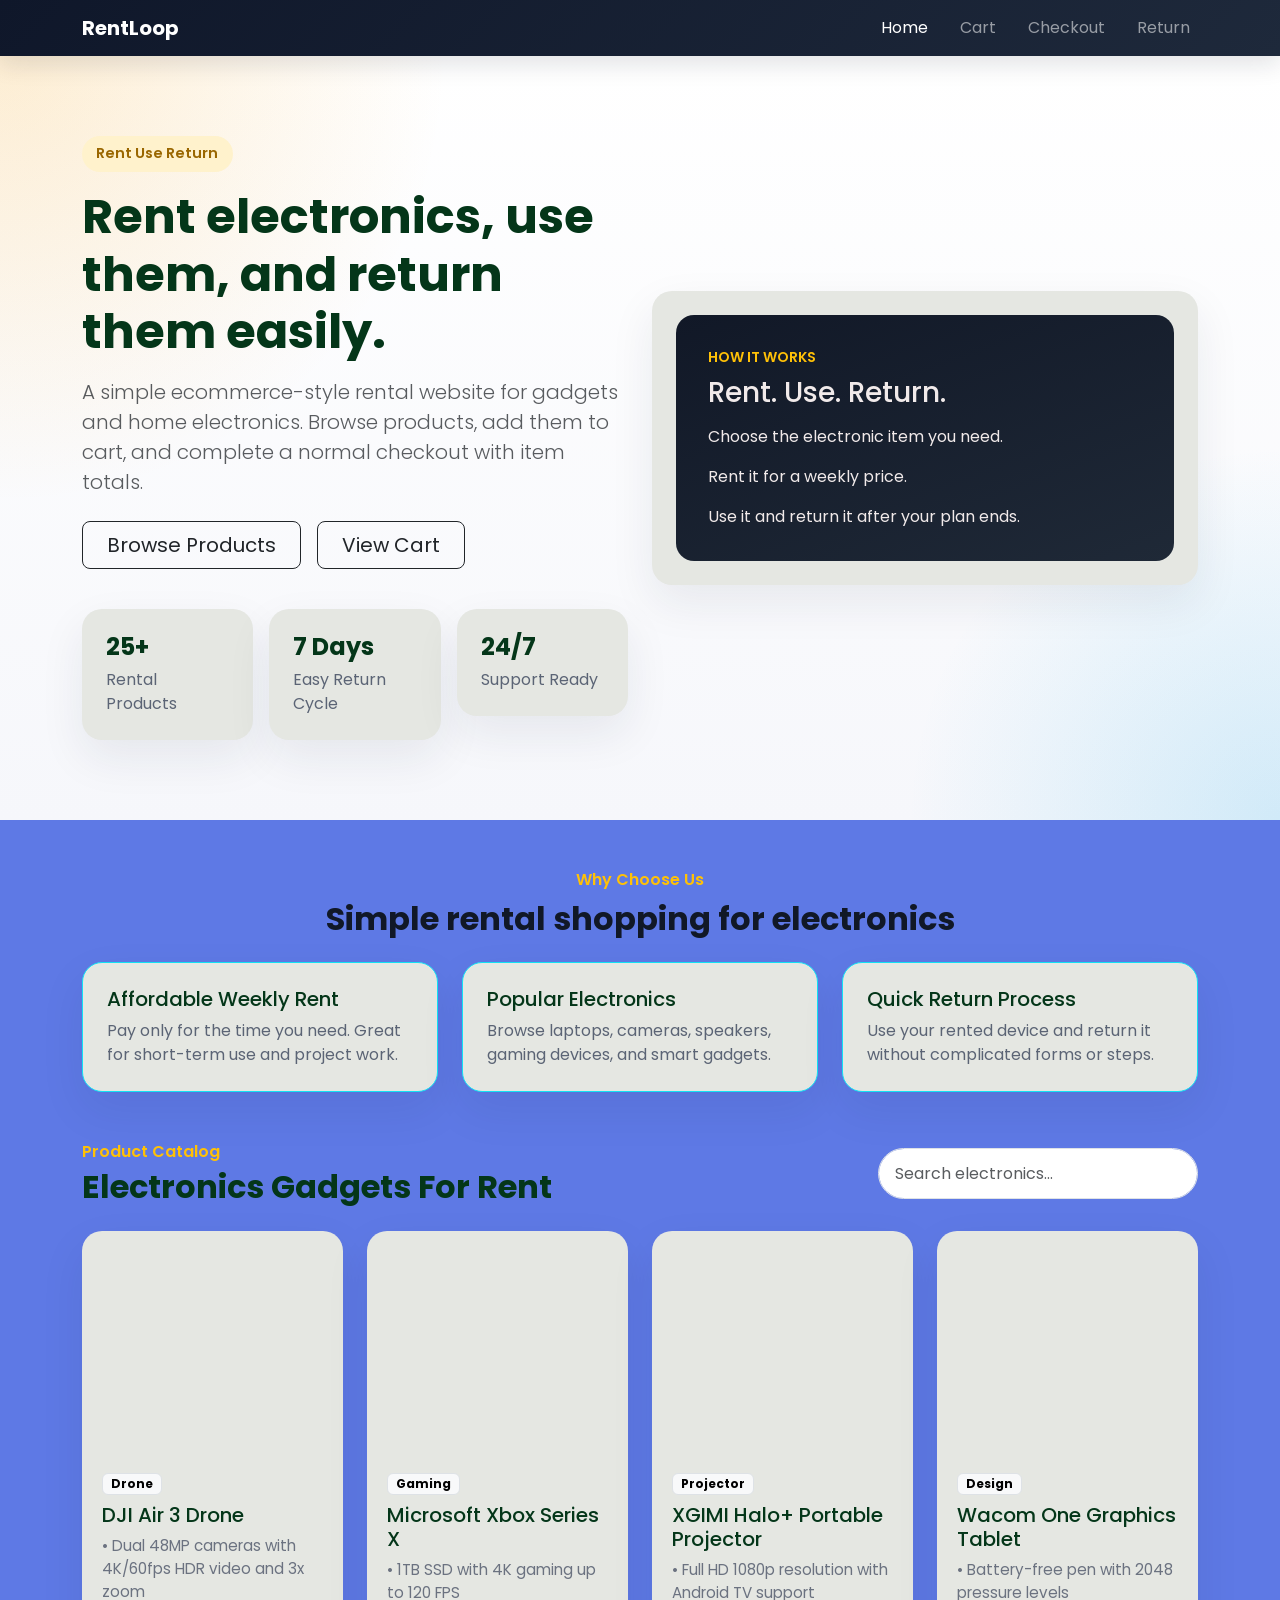
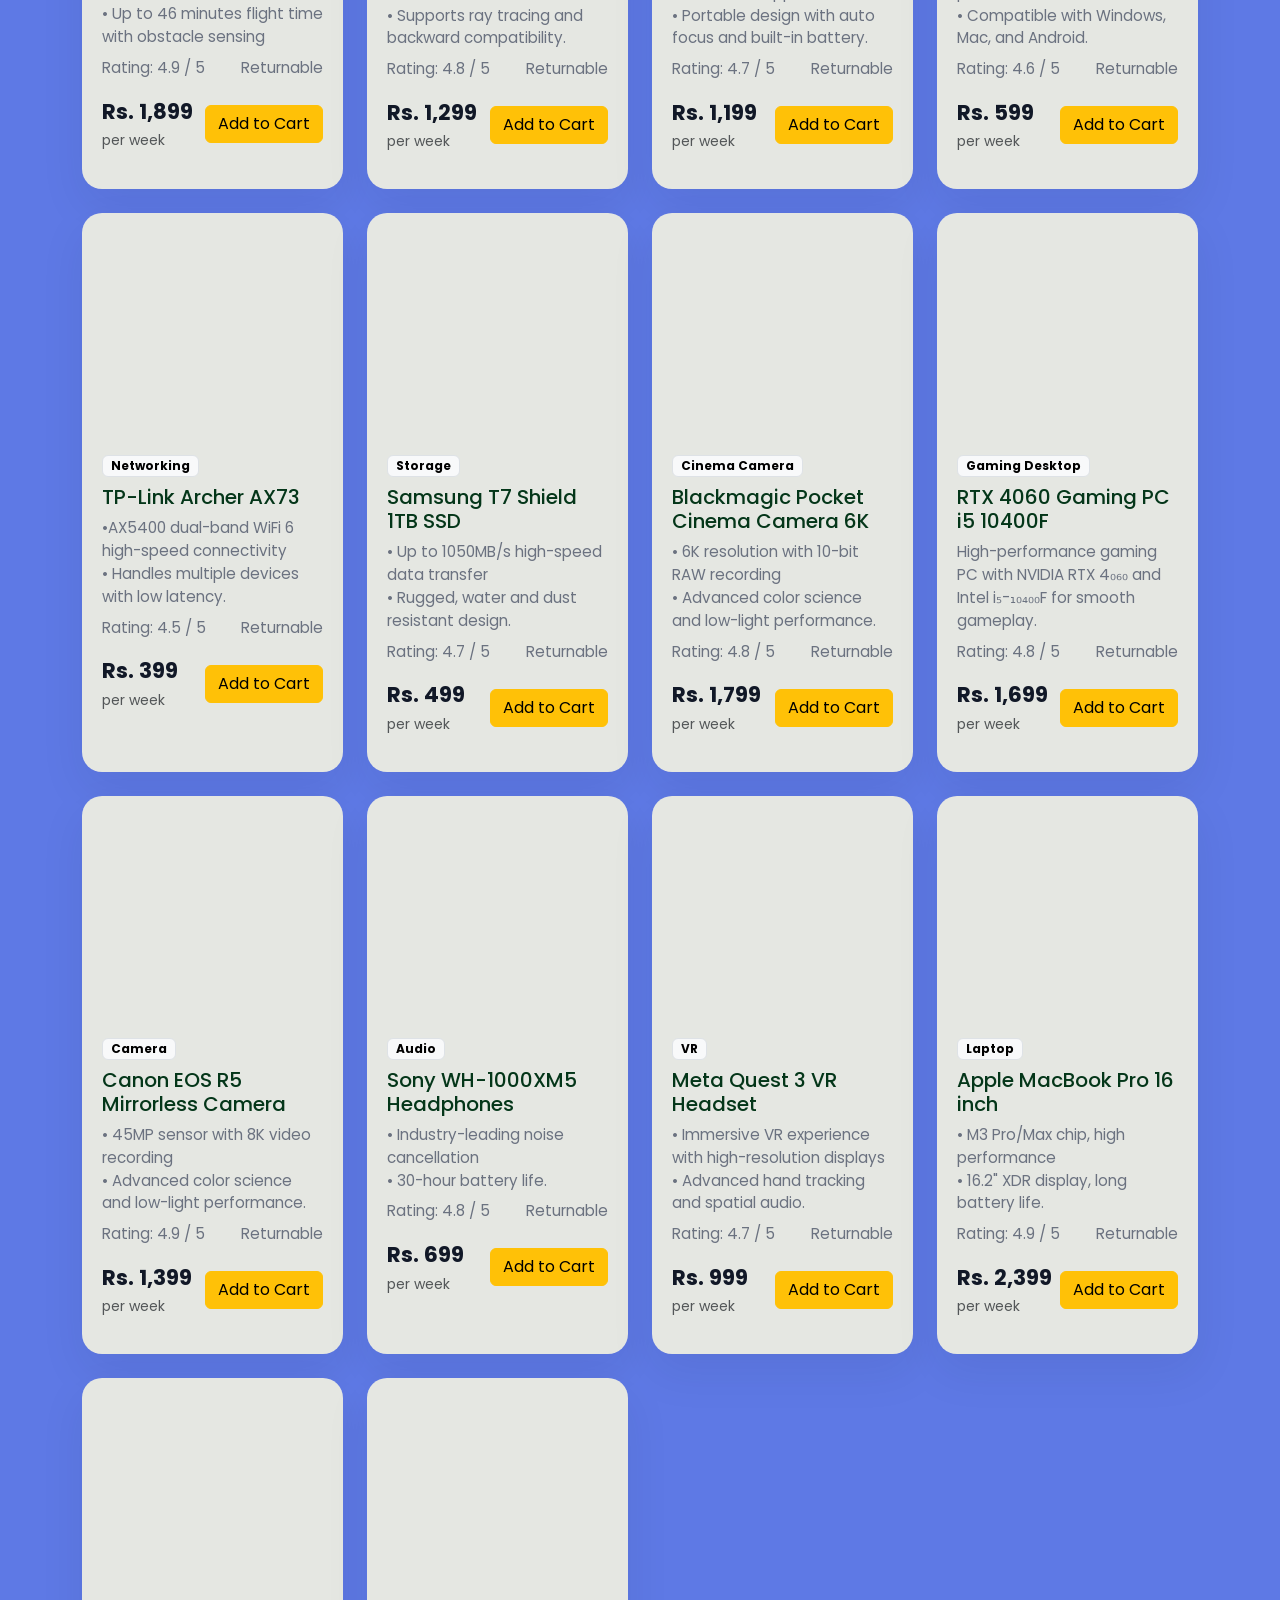
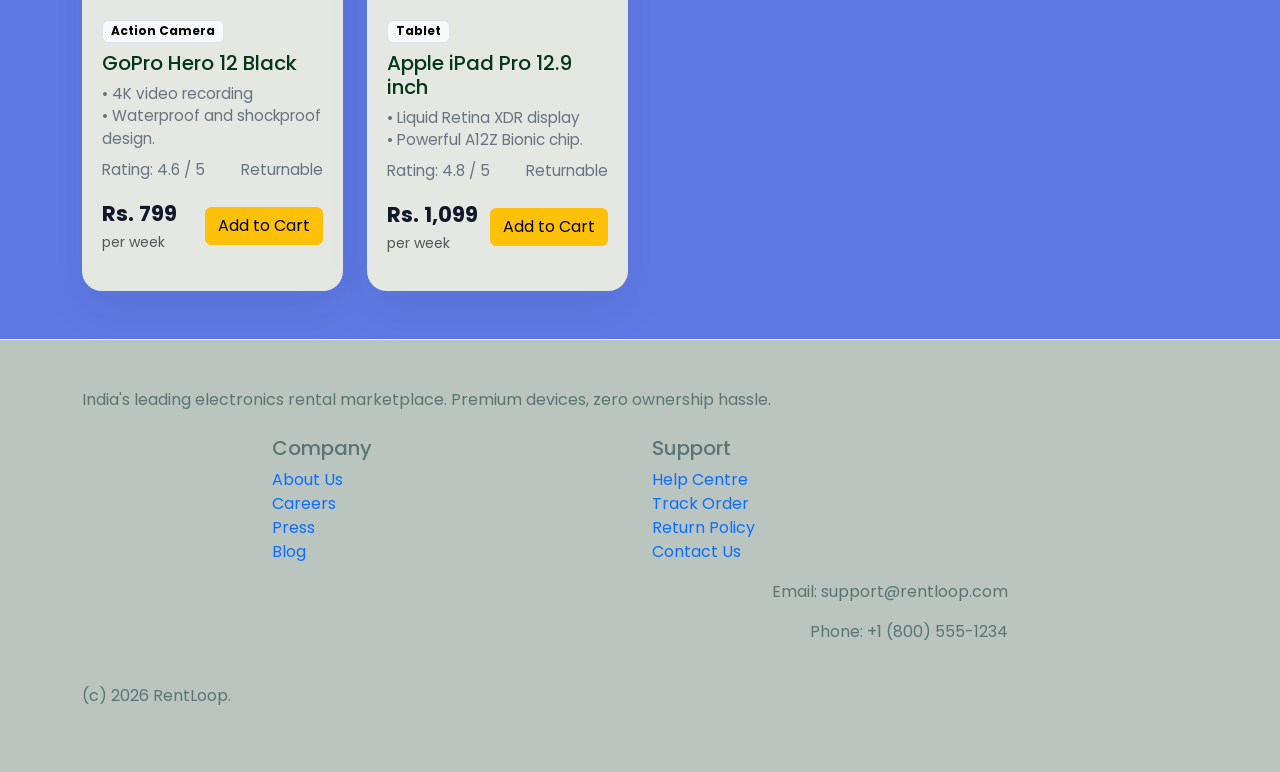
<file: index.html>
<!DOCTYPE html>
<html lang="en">
<head>
  <meta charset="UTF-8">
  <meta name="viewport" content="width=device-width, initial-scale=1.0">
  <title>RentLoop | Rent, Use & Return</title>
  <link rel="preconnect" href="https://fonts.googleapis.com">
  <link rel="preconnect" href="https://fonts.gstatic.com" crossorigin>
  <link href="https://fonts.googleapis.com/css2?family=Poppins:wght@400;500;600;700&display=swap" rel="stylesheet">
  <link href="https://cdn.jsdelivr.net/npm/bootstrap@5.3.3/dist/css/bootstrap.min.css" rel="stylesheet">
  <link rel="stylesheet" href="css/style.css">
</head>
<body>
  <nav class="navbar navbar-expand navbar-dark main-nav sticky-top">
    <div class="container">
      <a class="navbar-brand fw-bold" href="index.html">RentLoop</a>
      <div class="navbar-collapse" id="mainNav">
        <ul class="navbar-nav ms-auto align-items-center">
          <li class="nav-item"><a class="nav-link active" href="index.html">Home</a></li>
          <li class="nav-item ms-3"><a class="nav-link" href="cart.html">Cart</a></li>
          <li class="nav-item ms-3"><a class="nav-link" href="checkout.html">Checkout</a></li>
          <li class="nav-item ms-3"><a class="nav-link" href="return.html">Return</a></li>
        </ul>
      </div>
    </div>
  </nav>

  <header class="hero-section">
    <div class="container">
      <div class="row align-items-center g-4">
        <div class="col-lg-6">
          <span class="hero-tag">Rent Use Return</span>
          <h1 class="display-5 fw-bold mt-3">Rent electronics, use them, and return them easily.</h1>
          <p class="lead text-muted mt-3">
            A simple ecommerce-style rental website for gadgets and home electronics. Browse products, add them to cart, and complete a normal checkout with item totals.
          </p>
          <div class="d-flex flex-wrap gap-3 mt-4">
            <a href="#products" class="btn btn-outline-dark btn-lg px-4">Browse Products</a>
            <a href="cart.html" class="btn btn-outline-dark btn-lg px-4">View Cart</a>
          </div>
          <div class="hero-stats row g-3 mt-4">
            <div class="col-sm-4">
              <div class="stat-card">
                <h4>25+</h4>
                <p>Rental Products</p>
              </div>
            </div>
            <div class="col-sm-4">
              <div class="stat-card">
                <h4>7 Days</h4>
                <p>Easy Return Cycle</p>
              </div>
            </div>
            <div class="col-sm-4">
              <div class="stat-card">
                <h4>24/7</h4>
                <p>Support Ready</p>
              </div>
            </div>
          </div>
        </div>
        <div class="col-lg-6">
          <div class="hero-panel">
            <div class="hero-card">
              <p class="small text-uppercase text-warning fw-semibold mb-2">How It Works</p>
              <h3>Rent. Use. Return.</h3>
              <ul class="list-unstyled mt-3 mb-0">
                <li class="mb-3">Choose the electronic item you need.</li>
                <li class="mb-3">Rent it for a weekly price.</li>
                <li>Use it and return it after your plan ends.</li>
              </ul>
            </div>
          </div>
        </div>
      </div>
    </div>
  </header>

  <section class="py-5">
    <div class="container">
      <div class="section-heading text-center mb-4">
        <p class="text-warning fw-semibold mb-2">Why Choose Us</p>
        <h2 class="fw-bold">Simple rental shopping for electronics</h2>
      </div>
      <div class="row g-4">
        <div class="col-md-4">
          <div class="feature-box h-100">
            <h5>Affordable Weekly Rent</h5>
            <p class="mb-0">Pay only for the time you need. Great for short-term use and project work.</p>
          </div>
        </div>
        <div class="col-md-4">
          <div class="feature-box h-100">
            <h5>Popular Electronics</h5>
            <p class="mb-0">Browse laptops, cameras, speakers, gaming devices, and smart gadgets.</p>
          </div>
        </div>
        <div class="col-md-4">
          <div class="feature-box h-100">
            <h5>Quick Return Process</h5>
            <p class="mb-0">Use your rented device and return it without complicated forms or steps.</p>
          </div>
        </div>
      </div>
    </div>
  </section>

  <section class="pb-5" id="products">
    <div class="container">
      <div class="d-flex flex-column flex-md-row justify-content-between align-items-md-center mb-4 gap-3">
        <div>
          <p class="text-warning fw-semibold mb-1">Product Catalog</p>
          <h2 class="fw-bold mb-0">Electronics Gadgets For Rent</h2>
        </div>
        <input type="text" class="form-control search-box" id="searchInput" placeholder="Search electronics...">
      </div>
      <div class="row g-4" id="productList"></div>
    </div>
  </section>

  <footer class="site-footer py-5">
    <div class="container">
      <p class="mb-4">India's leading electronics rental marketplace. Premium devices, zero ownership hassle.</p>
      <div class="row justify-content-center">
        <div class="col-md-4">
          <h5>Company</h5>
          <ul class="list-unstyled">
            <li><a href="#" class="text-decoration-none">About Us</a></li>
            <li><a href="#" class="text-decoration-none">Careers</a></li>
            <li><a href="#" class="text-decoration-none">Press</a></li>
            <li><a href="#" class="text-decoration-none">Blog</a></li>
          </ul>
        </div>
        <div class="col-md-4">
          <h5>Support</h5>
          <ul class="list-unstyled">
            <li><a href="#" class="text-decoration-none">Help Centre</a></li>
            <li><a href="#" class="text-decoration-none">Track Order</a></li>
            <li><a href="#" class="text-decoration-none">Return Policy</a></li>
            <li><a href="#" class="text-decoration-none">Contact Us</a></li>
          </ul>
          <p class="mt-3 text-end">Email: support@rentloop.com</p>
          <p class="text-end">Phone: +1 (800) 555-1234</p>
        </div>
      </div>
      <p class="mt-4">(c) 2026 RentLoop.</p>
    </div>
  </footer>

  <script src="https://cdn.jsdelivr.net/npm/bootstrap@5.3.3/dist/js/bootstrap.bundle.min.js"></script>
  <script src="js/app.js"></script>
</body>
</html>
</file>
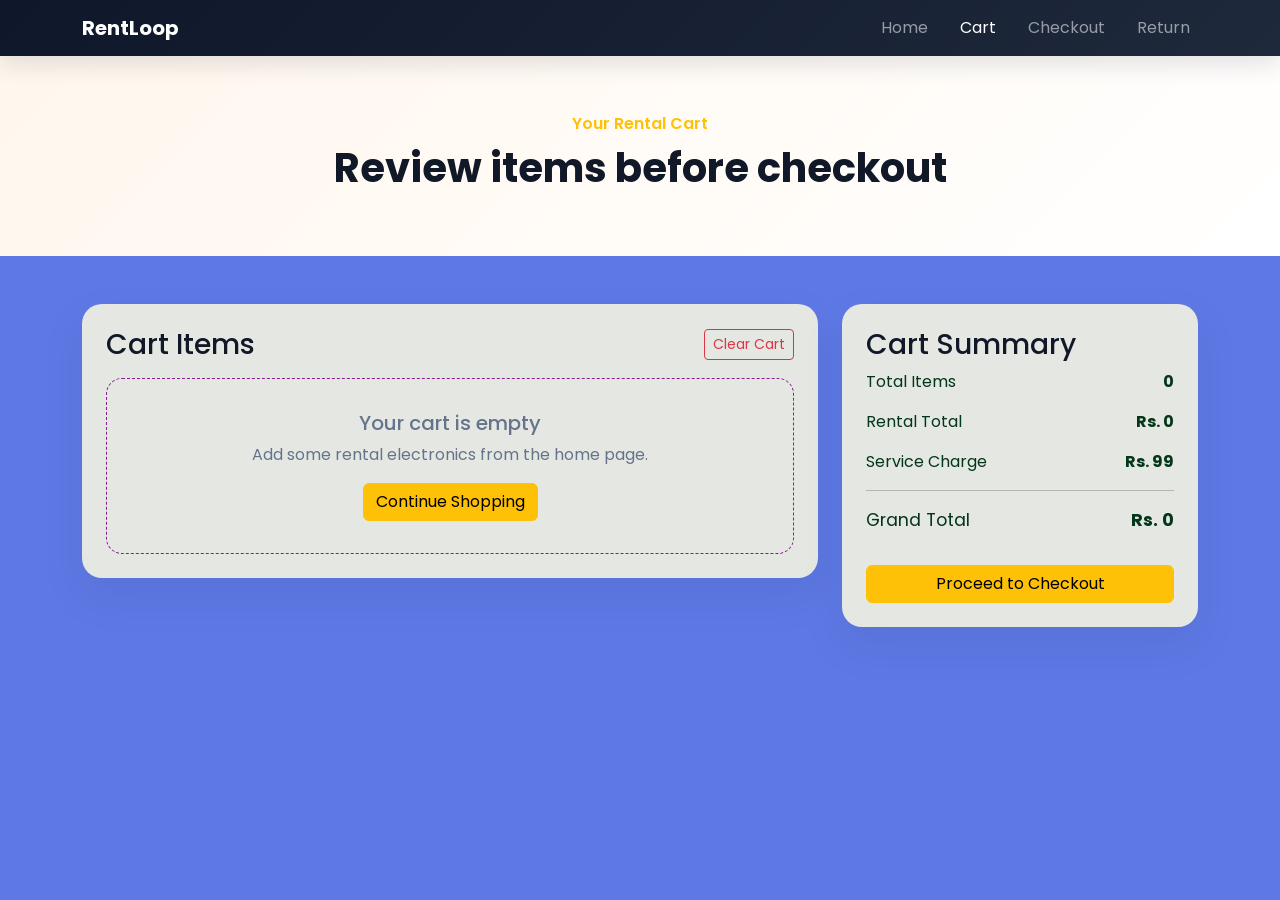
<file: cart.html>
<!DOCTYPE html>
<html lang="en">
<head>
  <meta charset="UTF-8">
  <meta name="viewport" content="width=device-width, initial-scale=1.0">
  <title>RentLoop | Cart</title>
  <link rel="preconnect" href="https://fonts.googleapis.com">
  <link rel="preconnect" href="https://fonts.gstatic.com" crossorigin>
  <link href="https://fonts.googleapis.com/css2?family=Poppins:wght@400;500;600;700&display=swap" rel="stylesheet">
  <link href="https://cdn.jsdelivr.net/npm/bootstrap@5.3.3/dist/css/bootstrap.min.css" rel="stylesheet">
  <link rel="stylesheet" href="css/style.css">
</head>
<body>
  <nav class="navbar navbar-expand navbar-dark main-nav sticky-top">
    <div class="container">
      <a class="navbar-brand fw-bold" href="index.html">RentLoop</a>
      <div class="navbar-collapse" id="mainNav">
        <ul class="navbar-nav ms-auto align-items-center">
          <li class="nav-item"><a class="nav-link" href="index.html">Home</a></li>
          <li class="nav-item ms-3"><a class="nav-link active" href="cart.html">Cart</a></li>
          <li class="nav-item ms-3"><a class="nav-link" href="checkout.html">Checkout</a></li>
          <li class="nav-item ms-3"><a class="nav-link" href="return.html">Return</a></li>
        </ul>
      </div>
    </div>
  </nav>

  <section class="page-banner">
    <div class="container text-center">
      <p class="text-warning fw-semibold mb-2">Your Rental Cart</p>
      <h1 class="fw-bold">Review items before checkout</h1>
    </div>
  </section>

  <section class="py-5">
    <div class="container">
      <div class="row g-4">
        <div class="col-lg-8">
          <div class="content-card">
            <div class="d-flex justify-content-between align-items-center mb-3">
              <h3 class="mb-0">Cart Items</h3>
              <button class="btn btn-outline-danger btn-sm" id="clearCartBtn">Clear Cart</button>
            </div>
            <div id="cartItems"></div>
          </div>
        </div>
        <div class="col-lg-4">
          <div class="content-card">
            <h3>Cart Summary</h3>
            <div class="summary-line">
              <span>Total Items</span>
              <strong id="summaryCount">0</strong>
            </div>
            <div class="summary-line">
              <span>Rental Total</span>
              <strong id="summaryTotal">Rs. 0</strong>
            </div>
            <div class="summary-line">
              <span>Service Charge</span>
              <strong>Rs. 99</strong>
            </div>
            <hr>
            <div class="summary-line total-line">
              <span>Grand Total</span>
              <strong id="grandTotal">Rs. 0</strong>
            </div>
            <a href="checkout.html" class="btn btn-warning w-100 mt-3">Proceed to Checkout</a>
          </div>
        </div>
      </div>
    </div>
  </section>

  <script src="https://cdn.jsdelivr.net/npm/bootstrap@5.3.3/dist/js/bootstrap.bundle.min.js"></script>
  <script src="js/app.js"></script>
</body>
</html>
</file>
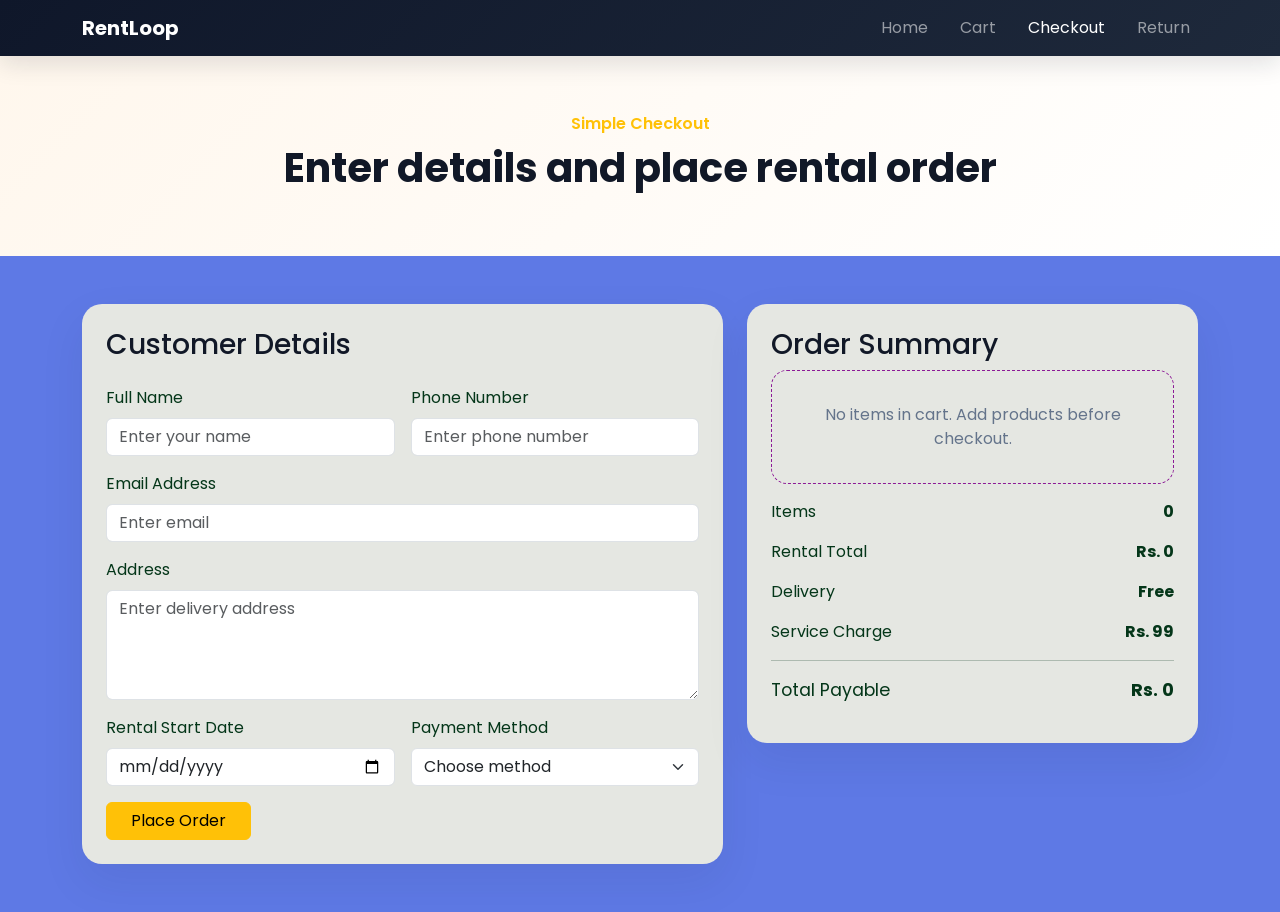
<file: checkout.html>
<!DOCTYPE html>
<html lang="en">
<head>
  <meta charset="UTF-8">
  <meta name="viewport" content="width=device-width, initial-scale=1.0">
  <title>RentLoop | Checkout</title>
  <link rel="preconnect" href="https://fonts.googleapis.com">
  <link rel="preconnect" href="https://fonts.gstatic.com" crossorigin>
  <link href="https://fonts.googleapis.com/css2?family=Poppins:wght@400;500;600;700&display=swap" rel="stylesheet">
  <link href="https://cdn.jsdelivr.net/npm/bootstrap@5.3.3/dist/css/bootstrap.min.css" rel="stylesheet">
  <link rel="stylesheet" href="css/style.css">
</head>
<body>
  <nav class="navbar navbar-expand navbar-dark main-nav sticky-top">
    <div class="container">
      <a class="navbar-brand fw-bold" href="index.html">RentLoop</a>
      <div class="navbar-collapse" id="mainNav">
        <ul class="navbar-nav ms-auto align-items-center">
          <li class="nav-item"><a class="nav-link" href="index.html">Home</a></li>
          <li class="nav-item ms-3"><a class="nav-link" href="cart.html">Cart</a></li>
          <li class="nav-item ms-3"><a class="nav-link active" href="checkout.html">Checkout</a></li>
          <li class="nav-item ms-3"><a class="nav-link" href="return.html">Return</a></li>
        </ul>
      </div>
    </div>
  </nav>

  <section class="page-banner">
    <div class="container text-center">
      <p class="text-warning fw-semibold mb-2">Simple Checkout</p>
      <h1 class="fw-bold">Enter details and place rental order</h1>
    </div>
  </section>

  <section class="py-5">
    <div class="container">
      <div class="row g-4">
        <div class="col-lg-7">
          <div class="content-card">
            <h3 class="mb-4">Customer Details</h3>
            <form id="checkoutForm" class="row g-3">
              <div class="col-md-6">
                <label class="form-label">Full Name</label>
                <input type="text" class="form-control" placeholder="Enter your name" required>
              </div>
              <div class="col-md-6">
                <label class="form-label">Phone Number</label>
                <input type="tel" class="form-control" placeholder="Enter phone number" required>
              </div>
              <div class="col-12">
                <label class="form-label">Email Address</label>
                <input type="email" class="form-control" placeholder="Enter email" required>
              </div>
              <div class="col-12">
                <label class="form-label">Address</label>
                <textarea class="form-control" rows="4" placeholder="Enter delivery address" required></textarea>
              </div>
              <div class="col-md-6">
                <label class="form-label">Rental Start Date</label>
                <input type="date" class="form-control" id="rentalStartDate" required>
              </div>
              <div class="col-md-6">
                <label class="form-label">Payment Method</label>
                <select class="form-select" required>
                  <option value="">Choose method</option>
                  <option>Cash on Delivery</option>
                  <option>UPI</option>
                  <option>Card Payment</option>
                </select>
              </div>
              <div class="col-12">
                <button type="submit" class="btn btn-warning px-4">Place Order</button>
              </div>
            </form>
            <div id="orderMessage" class="alert alert-success mt-4 d-none">
              Your rental order has been placed successfully.
              <div class="mt-3">
                <a href="return.html" class="btn btn-dark btn-sm">Go To Return Page</a>
              </div>
            </div>
          </div>
        </div>
        <div class="col-lg-5">
          <div class="content-card">
            <h3>Order Summary</h3>
            <div id="checkoutItems" class="mb-3"></div>
            <div class="summary-line">
              <span>Items</span>
              <strong id="checkoutCount">0</strong>
            </div>
            <div class="summary-line">
              <span>Rental Total</span>
              <strong id="checkoutTotal">Rs. 0</strong>
            </div>
            <div class="summary-line">
              <span>Delivery</span>
              <strong>Free</strong>
            </div>
            <div class="summary-line">
              <span>Service Charge</span>
              <strong>Rs. 99</strong>
            </div>
            <hr>
            <div class="summary-line total-line">
              <span>Total Payable</span>
              <strong id="checkoutGrandTotal">Rs. 0</strong>
            </div>
          </div>
        </div>
      </div>
    </div>
  </section>

  <script src="https://cdn.jsdelivr.net/npm/bootstrap@5.3.3/dist/js/bootstrap.bundle.min.js"></script>
  <script src="js/app.js"></script>
</body>
</html>
</file>
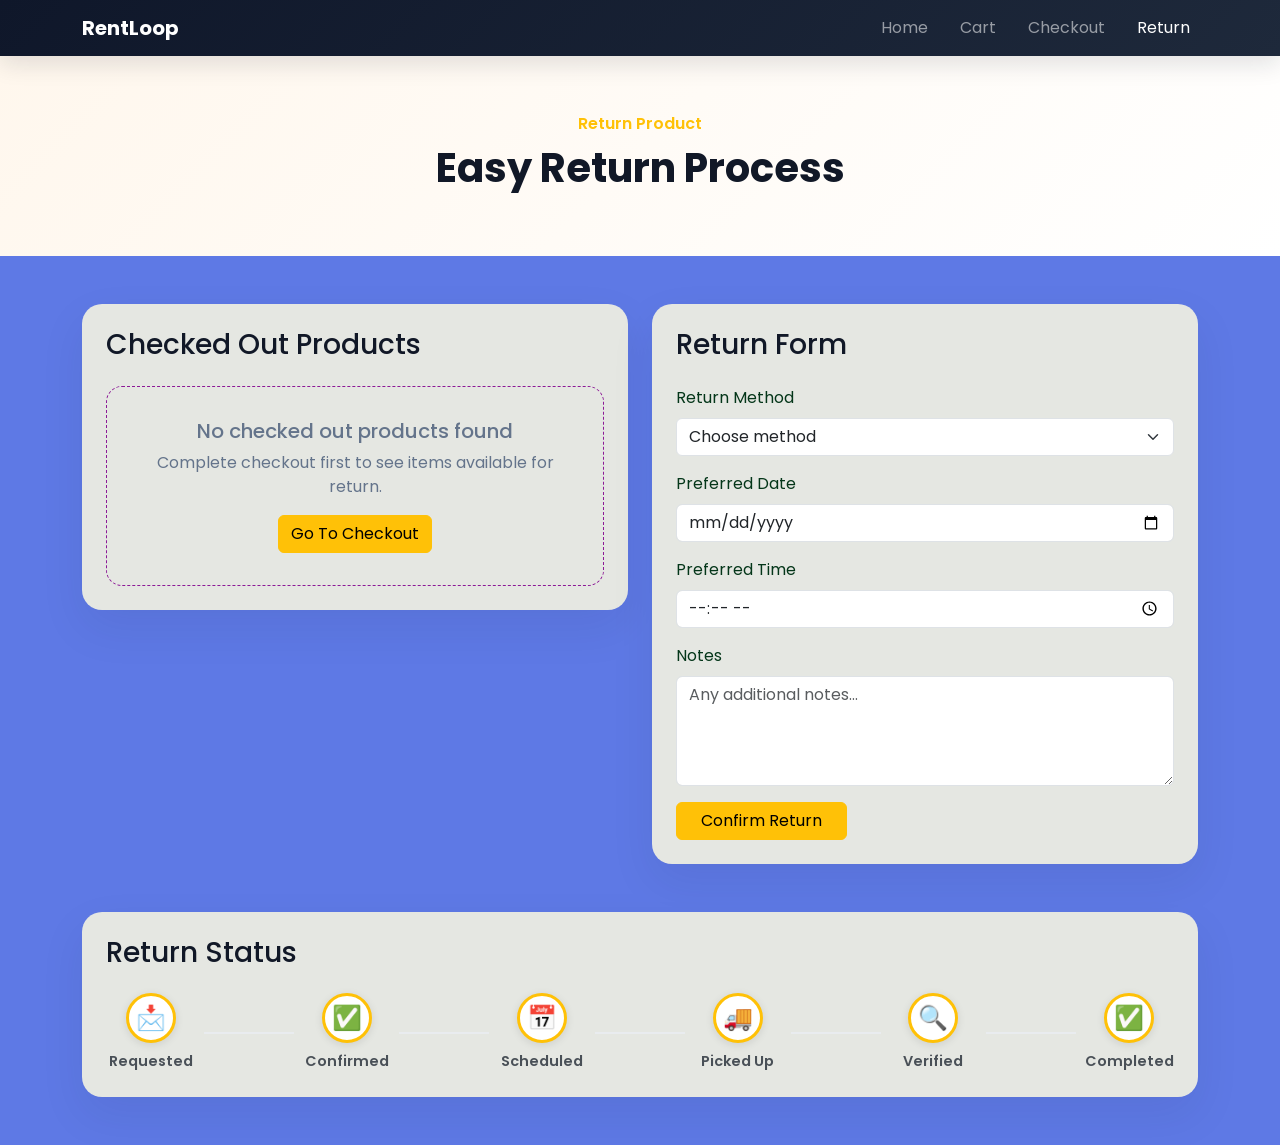
<file: return.html>
<!DOCTYPE html>
<html lang="en">
<head>
  <meta charset="UTF-8">
  <meta name="viewport" content="width=device-width, initial-scale=1.0">
  <title>RentLoop | Return Product</title>
  <link rel="preconnect" href="https://fonts.googleapis.com">
  <link rel="preconnect" href="https://fonts.gstatic.com" crossorigin>
  <link href="https://fonts.googleapis.com/css2?family=Poppins:wght@400;500;600;700&display=swap" rel="stylesheet">
  <link href="https://cdn.jsdelivr.net/npm/bootstrap@5.3.3/dist/css/bootstrap.min.css" rel="stylesheet">
  <link rel="stylesheet" href="css/style.css">
</head>
<body>
  <nav class="navbar navbar-expand navbar-dark main-nav sticky-top">
    <div class="container">
      <a class="navbar-brand fw-bold" href="index.html">RentLoop</a>
      <div class="navbar-collapse" id="mainNav">
        <ul class="navbar-nav ms-auto align-items-center">
          <li class="nav-item"><a class="nav-link" href="index.html">Home</a></li>
          <li class="nav-item ms-3"><a class="nav-link" href="cart.html">Cart</a></li>
          <li class="nav-item ms-3"><a class="nav-link" href="checkout.html">Checkout</a></li>
          <li class="nav-item ms-3"><a class="nav-link active" href="return.html">Return</a></li>
        </ul>
      </div>
    </div>
  </nav>

  <section class="page-banner">
    <div class="container text-center">
      <p class="text-warning fw-semibold mb-2">Return Product</p>
      <h1 class="fw-bold">Easy Return Process</h1>
    </div>
  </section>

  <section class="py-5">
    <div class="container">
      <div class="row g-4">
        <div class="col-lg-6">
          <div class="content-card">
            <h3 class="mb-4">Checked Out Products</h3>
            <div id="returnItems"></div>
          </div>
        </div>
        <div class="col-lg-6">
          <div class="content-card">
            <h3 class="mb-4">Return Form</h3>
            <form id="returnForm">
              <div class="mb-3">
                <label class="form-label">Return Method</label>
                <select class="form-select" id="returnMethod" required>
                  <option value="">Choose method</option>
                  <option value="Home Pickup">Home Pickup</option>
                  <option value="Drop-off">Drop-off</option>
                  <option value="Return at Store">Return at Store</option>
                </select>
              </div>
              <div class="mb-3">
                <label class="form-label">Preferred Date</label>
                <input type="date" class="form-control" id="returnDate" required>
              </div>
              <div class="mb-3">
                <label class="form-label">Preferred Time</label>
                <input type="time" class="form-control" id="returnTime" required>
              </div>
              <div class="mb-3">
                <label class="form-label">Notes</label>
                <textarea class="form-control" id="returnNotes" rows="4" placeholder="Any additional notes..."></textarea>
              </div>
              <button type="submit" class="btn btn-warning px-4">Confirm Return</button>
            </form>
            <div id="returnMessage" class="alert alert-success mt-4 d-none">
              Your return request has been submitted successfully.
            </div>
          </div>
        </div>
      </div>
      <div class="row mt-5">
        <div class="col-12">
          <div class="content-card">
            <h3 class="mb-4">Return Status</h3>
            <div class="status-steps">
              <div class="step">
                <div class="step-icon">📩</div>
                <div class="step-label">Requested</div>
              </div>
              <div class="step-connector"></div>
              <div class="step" id="confirmedStep">
                <div class="step-icon">✅</div>
                <div class="step-label">Confirmed</div>
              </div>
              <div class="step-connector"></div>
              <div class="step">
                <div class="step-icon">📅</div>
                <div class="step-label">Scheduled</div>
              </div>
              <div class="step-connector"></div>
              <div class="step">
                <div class="step-icon">🚚</div>
                <div class="step-label">Picked Up</div>
              </div>
              <div class="step-connector"></div>
              <div class="step">
                <div class="step-icon">🔍</div>
                <div class="step-label">Verified</div>
              </div>
              <div class="step-connector"></div>
              <div class="step">
                <div class="step-icon">✅</div>
                <div class="step-label">Completed</div>
              </div>
            </div>
            <div id="confirmedDetails" class="mt-3" style="display: none;">
              <h5>Return Confirmed Details</h5>
              <p><strong>Return Method:</strong> <span id="displayMethod"></span></p>
              <p><strong>Date:</strong> <span id="displayDate"></span></p>
              <p><strong>Time:</strong> <span id="displayTime"></span></p>
              <p><strong>Notes:</strong> <span id="displayNotes"></span></p>
            </div>
          </div>
        </div>
      </div>
    </div>
  </section>

  <script src="https://cdn.jsdelivr.net/npm/bootstrap@5.3.3/dist/js/bootstrap.bundle.min.js"></script>
  <script src="js/app.js"></script>
</body>
</html>
</file>
<file: css/style.css>
body {
  font-family: 'Poppins', sans-serif;
  color: #043619;
  background: #5e79e5;
  position: relative;
  z-index: 0;
}

body::before {
  content: '';
  position: fixed;
  inset: 0;
  z-index: -1;
  background-image: url('https://images.unsplash.com/photo-1756705533779-105bf34e0722?w=600&auto=format&fit=crop&q=60&ixlib=rb-4.1.0&ixid=M3wxMjA3fDB8MHxzZWFyY2h8MTJ8fGVsZWN0cm9uaWNzJTIwaXRlbXN8ZW58MHx8MHx8fDA%3D');
  background-size: cover;
  background-position: center;
  filter: blur(6px) brightness(0.95);
  transform: scale(1.02);
}

.main-nav {
  background: linear-gradient(135deg, #0f172a, #1e293b);
  box-shadow: 0 8px 24px rgba(15, 23, 42, 0.12);
}

.cart-button {
  font-weight: 600;
}

.hero-section {
  padding: 5rem 0;
  background:
    radial-gradient(circle at top left, rgba(245, 158, 11, 0.18), transparent 30%),
    radial-gradient(circle at bottom right, rgba(14, 165, 233, 0.16), transparent 25%),
    linear-gradient(180deg, #ffffff 0%, #f6f7fb 100%);
}

.hero-section .btn-warning {
  background-color: #ffffff !important;
  border-color: #ffffff !important;
  color: #000000 !important;
}

.hero-tag {
  display: inline-block;
  padding: 0.45rem 0.9rem;
  border-radius: 999px;
  background: #fff2cc;
  color: #9a6700;
  font-weight: 600;
  font-size: 0.9rem;
}

.hero-panel,
.content-card,
.feature-box,
.stat-card,
.product-card {
  background: #e5e7e2;
  border-radius: 20px;
  box-shadow: 0 18px 45px rgba(20, 33, 61, 0.08);
}

.hero-panel {
  padding: 1.5rem;
}

.hero-card {
  min-height: 100%;
  padding: 2rem;
  border-radius: 18px;
  background: linear-gradient(160deg, #111827, #1f2937);
  color: #f1eaea;
}

.hero-stats .stat-card,
.feature-box,
.content-card {
  padding: 1.5rem;
}

.stat-card h4 {
  font-weight: 700;
  margin-bottom: 0.4rem;
}

.stat-card p,
.feature-box p {
  margin-bottom: 0;
  color: #5b6475;
}

.section-heading h2,
.page-banner h1,
.content-card h3 {
  color: #111827;
}

.feature-box {
  border: 1px solid #12e1f4;
}

.search-box {
  max-width: 320px;
  border-radius: 999px;
  padding: 0.8rem 1rem;
}

.product-card {
  overflow: hidden;
  transition: transform 0.25s ease, box-shadow 0.25s ease;
  height: 100%;
}

.product-card:hover {
  transform: translateY(-6px);
  box-shadow: 0 24px 50px rgba(15, 23, 42, 0.14);
}

.product-image {
  height: 220px;
  display: flex;
  align-items: center;
  justify-content: center;
  font-size: 1.35rem;
  font-weight: 700;
  letter-spacing: 0.08em;
  background: linear-gradient(135deg, #0ddc71, #fef3c7);
}

.product-body {
  padding: 1.25rem;
}

.product-meta {
  color: #6b7280;
  font-size: 0.95rem;
}

.price-row {
  display: flex;
  justify-content: space-between;
  align-items: center;
  margin: 1rem 0;
}

.rent-price {
  font-size: 1.35rem;
  font-weight: 700;
  color: #111827;
}

.page-banner {
  padding: 3.5rem 0;
  background: linear-gradient(135deg, #fff7ed, #ffffff);
}

.cart-item {
  border: 1px solid #2a68d2;
  border-radius: 16px;
  padding: 1rem;
  margin-bottom: 1rem;
  background: #fbfcff;
}

.cart-item:last-child {
  margin-bottom: 0;
}

.item-controls {
  display: flex;
  align-items: center;
  gap: 0.6rem;
  flex-wrap: wrap;
}

.quantity-badge {
  min-width: 42px;
  text-align: center;
  padding: 0.45rem 0.7rem;
  border-radius: 999px;
  background: #0cb0e6;
  font-weight: 600;
}

.summary-line {
  display: flex;
  justify-content: space-between;
  align-items: center;
  margin-bottom: 1rem;
}

.total-line {
  font-size: 1.1rem;
}

.site-footer {
  border-top: 1px solid #eaedf2;
  background: #bac5c0;
  color: #5b7573;
}

.empty-state {
  padding: 2rem;
  text-align: center;
  border: 1px dashed #8c1a96;
  border-radius: 16px;
  color: #64748b;
}

@media (max-width: 991.98px) {
  .hero-section {
    padding: 3.5rem 0;
  }
}

.status-steps {
  display: flex;
  align-items: center;
  justify-content: space-between;
  flex-wrap: wrap;
  gap: 0.5rem;
}

.step {
  display: flex;
  flex-direction: column;
  align-items: center;
  text-align: center;
  flex: 1;
  min-width: 80px;
}

.step-icon {
  width: 50px;
  height: 50px;
  border-radius: 50%;
  background: #fff;
  border: 3px solid #ffc107;
  display: flex;
  align-items: center;
  justify-content: center;
  font-size: 1.5rem;
  margin-bottom: 0.5rem;
  box-shadow: 0 2px 8px rgba(0,0,0,0.1);
}

.step-label {
  font-size: 0.9rem;
  font-weight: 600;
  color: #495057;
}

.step-connector {
  flex: 1;
  height: 2px;
  background: #e9ecef;
  min-width: 20px;
}

.step.active .step-icon {
  background: #ffc107;
  color: #fff;
  border-color: #ffc107;
}
</file>
